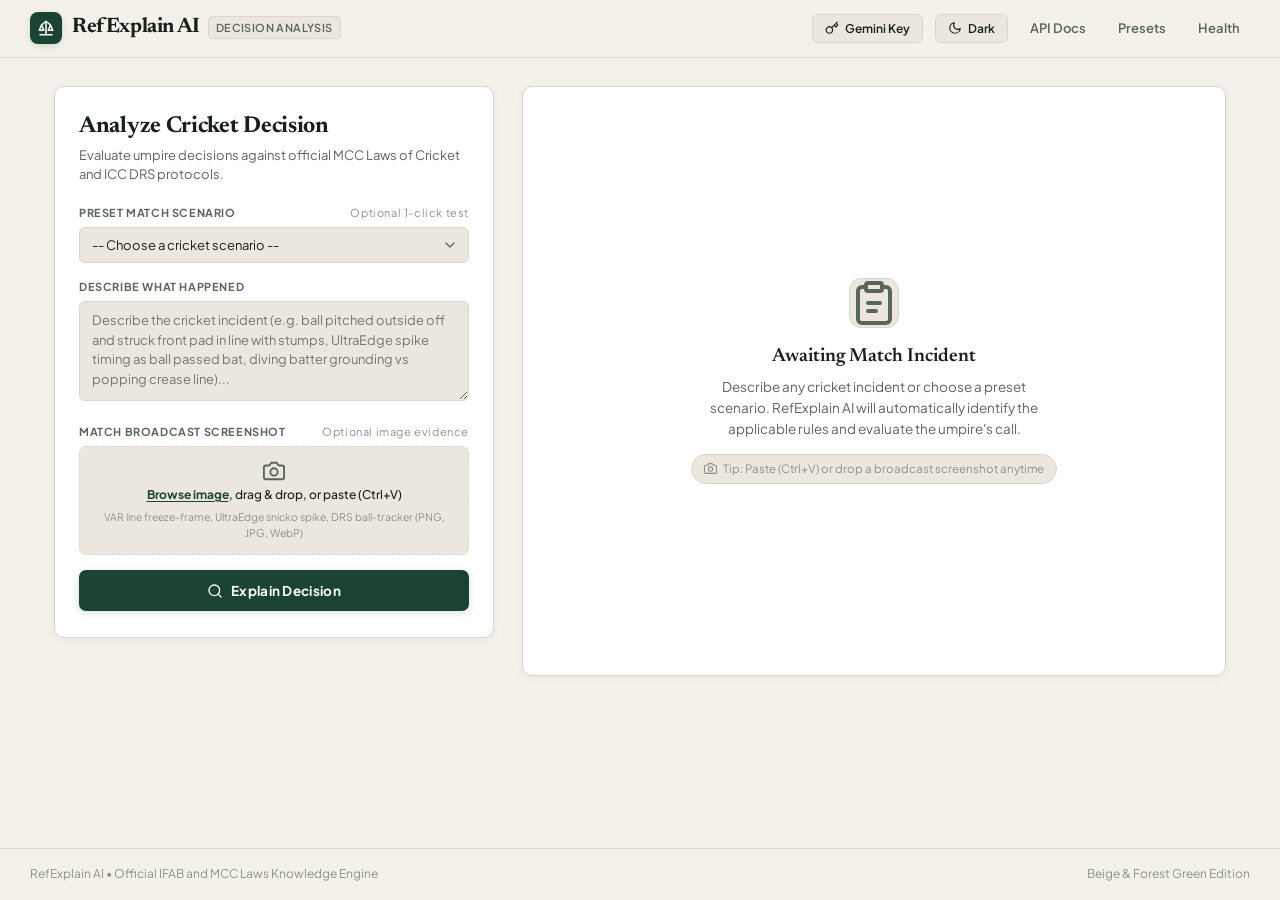
<file: backend/static/index.html>
<!DOCTYPE html>
<html lang="en" data-theme="light">
<head>
  <meta charset="UTF-8">
  <meta name="viewport" content="width=device-width, initial-scale=1.0">
  <title>RefExplain AI — Official Sports Decision Analysis</title>
  <link rel="preconnect" href="https://fonts.googleapis.com">
  <link rel="preconnect" href="https://fonts.gstatic.com" crossorigin>
  <link href="https://fonts.googleapis.com/css2?family=Plus+Jakarta+Sans:wght@400;500;600;700;800&family=Newsreader:ital,opsz,wght@0,6..72,500;0,6..72,600;0,6..72,700;1,6..72,500&display=swap" rel="stylesheet">
  <style>
    /* =========================================================
       BEIGE & FOREST GREEN THEME SYSTEM
       ========================================================= */
    :root, [data-theme="light"] {
      --bg-primary: #f4f1ea;
      --bg-surface: #ffffff;
      --bg-subtle: #ece7de;
      --border: #dcd5c9;
      --border-focus: #1b4332;
      --text-main: #18201a;
      --text-muted: #5a665d;
      --text-faint: #88948b;

      /* Primary Brand / Action: Deep Forest Green */
      --accent: #1b4332;
      --accent-hover: #143628;
      --accent-active: #0e261c;
      --accent-glow: rgba(27, 67, 50, 0.16);

      /* Sport Accents */
      --sport-cricket: #8a6421;
      --sport-cricket-bg: #fcf4e6;

      /* Verdict Badges */
      --badge-correct-bg: #d8f3dc;
      --badge-correct-text: #1b4332;
      --badge-correct-border: #95d5b2;

      --badge-incorrect-bg: #fce8e6;
      --badge-incorrect-text: #8c1d18;
      --badge-incorrect-border: #f5b8b5;

      --badge-inconclusive-bg: #fef3c7;
      --badge-inconclusive-text: #78350f;
      --badge-inconclusive-border: #fde68a;

      --assessment-box-bg: #f9f6ee;
      --assessment-box-border: #b89230;
      --header-bg: rgba(244, 241, 234, 0.92);
      --card-shadow: 0 2px 8px rgba(27, 67, 50, 0.05);
    }

    [data-theme="dark"] {
      --bg-primary: #0f1612;
      --bg-surface: #17221c;
      --bg-subtle: #1f2e26;
      --border: #2c3f34;
      --border-focus: #52b788;
      --text-main: #f3efe6;
      --text-muted: #a3b8ab;
      --text-faint: #6e8275;

      /* Primary Brand / Action */
      --accent: #40916c;
      --accent-hover: #52b788;
      --accent-active: #74c69d;
      --accent-glow: rgba(82, 183, 136, 0.25);

      /* Sport Accents */
      --sport-cricket: #e9c46a;
      --sport-cricket-bg: rgba(233, 196, 106, 0.14);

      /* Verdict Badges */
      --badge-correct-bg: rgba(82, 183, 136, 0.18);
      --badge-correct-text: #74c69d;
      --badge-correct-border: #40916c;

      --badge-incorrect-bg: rgba(239, 68, 68, 0.18);
      --badge-incorrect-text: #fca5a5;
      --badge-incorrect-border: #ef4444;

      --badge-inconclusive-bg: rgba(233, 196, 106, 0.18);
      --badge-inconclusive-text: #fde68a;
      --badge-inconclusive-border: #b89230;

      --assessment-box-bg: #1c2720;
      --assessment-box-border: #e9c46a;
      --header-bg: rgba(15, 22, 18, 0.92);
      --card-shadow: 0 4px 16px rgba(0, 0, 0, 0.3);
    }

    * {
      box-sizing: border-box;
      margin: 0;
      padding: 0;
      transition: background-color 0.2s ease, border-color 0.2s ease, color 0.2s ease;
    }

    /* Essential: Ensure hidden attribute strictly overrides display:flex */
    [hidden] {
      display: none !important;
    }

    body {
      font-family: 'Plus Jakarta Sans', -apple-system, BlinkMacSystemFont, "Segoe UI", Roboto, sans-serif;
      background: var(--bg-primary);
      color: var(--text-main);
      line-height: 1.55;
      min-height: 100vh;
      display: flex;
      flex-direction: column;
      -webkit-font-smoothing: antialiased;
    }

    /* SVG Icon Helpers */
    .icon {
      display: inline-flex;
      align-items: center;
      justify-content: center;
      flex-shrink: 0;
    }

    .icon svg {
      width: 100%;
      height: 100%;
      fill: currentColor;
    }

    .icon-stroke svg {
      fill: none;
      stroke: currentColor;
      stroke-width: 2;
      stroke-linecap: round;
      stroke-linejoin: round;
    }

    /* Header */
    header {
      border-bottom: 1px solid var(--border);
      background: var(--header-bg);
      backdrop-filter: blur(10px);
      padding: 12px 24px;
      position: sticky;
      top: 0;
      z-index: 20;
    }

    .header-container {
      max-width: 1220px;
      width: 100%;
      margin: 0 auto;
      display: flex;
      justify-content: space-between;
      align-items: center;
    }

    .brand {
      display: flex;
      align-items: center;
      gap: 10px;
    }

    .brand-mark {
      width: 32px;
      height: 32px;
      background: var(--accent);
      color: var(--bg-surface);
      border-radius: 8px;
      display: flex;
      align-items: center;
      justify-content: center;
      box-shadow: 0 2px 6px var(--accent-glow);
    }

    .brand-mark svg {
      width: 18px;
      height: 18px;
      fill: currentColor;
    }

    .brand-title-group {
      display: flex;
      align-items: baseline;
      gap: 8px;
    }

    .brand-name {
      font-family: 'Newsreader', Georgia, serif;
      font-size: 21px;
      font-weight: 700;
      letter-spacing: -0.4px;
      color: var(--text-main);
    }

    .brand-tag {
      font-size: 11px;
      background: var(--bg-subtle);
      color: var(--text-muted);
      padding: 2px 7px;
      border-radius: 4px;
      border: 1px solid var(--border);
      font-weight: 600;
      letter-spacing: 0.4px;
      text-transform: uppercase;
    }

    .nav-controls {
      display: flex;
      gap: 12px;
      align-items: center;
    }

    .nav-link {
      color: var(--text-muted);
      text-decoration: none;
      font-size: 13px;
      font-weight: 600;
      padding: 6px 10px;
      border-radius: 5px;
    }

    .nav-link:hover {
      color: var(--accent);
      background: var(--bg-subtle);
    }

    .theme-toggle-btn {
      background: var(--bg-subtle);
      border: 1px solid var(--border);
      color: var(--text-main);
      padding: 6px 12px;
      border-radius: 6px;
      font-size: 12px;
      font-weight: 600;
      font-family: inherit;
      cursor: pointer;
      display: flex;
      align-items: center;
      gap: 6px;
    }

    .theme-toggle-btn:hover {
      border-color: var(--accent);
      color: var(--accent);
    }

    .theme-toggle-btn .icon {
      width: 14px;
      height: 14px;
    }

    /* Main Container */
    main {
      flex: 1;
      max-width: 1220px;
      width: 100%;
      margin: 0 auto;
      padding: 28px 24px 36px;
      display: grid;
      grid-template-columns: 440px 1fr;
      gap: 28px;
      align-items: start;
    }

    @media (max-width: 960px) {
      main {
        grid-template-columns: 1fr;
        padding: 20px 16px;
        gap: 24px;
      }
    }

    /* Panels */
    .panel {
      background: var(--bg-surface);
      border: 1px solid var(--border);
      border-radius: 10px;
      padding: 26px 24px;
      box-shadow: var(--card-shadow);
    }

    .panel-title {
      font-family: 'Newsreader', Georgia, serif;
      font-size: 23px;
      font-weight: 700;
      letter-spacing: -0.3px;
      margin-bottom: 5px;
      color: var(--text-main);
      line-height: 1.25;
    }

    .panel-subtitle {
      font-size: 13px;
      color: var(--text-muted);
      margin-bottom: 20px;
      line-height: 1.45;
    }

    /* Form Fields */
    .field-group {
      margin-bottom: 15px;
    }

    .field-label {
      display: flex;
      justify-content: space-between;
      align-items: baseline;
      font-size: 11px;
      font-weight: 700;
      color: var(--text-muted);
      text-transform: uppercase;
      letter-spacing: 0.6px;
      margin-bottom: 6px;
    }

    .field-hint {
      font-size: 11px;
      color: var(--text-faint);
      text-transform: none;
      font-weight: 400;
    }

    .segmented-control {
      display: grid;
      grid-template-columns: 1fr 1fr;
      background: var(--bg-subtle);
      border: 1px solid var(--border);
      border-radius: 7px;
      padding: 3px;
      gap: 4px;
    }

    .segmented-btn {
      background: transparent;
      border: 1px solid transparent;
      color: var(--text-muted);
      font-size: 13px;
      font-weight: 600;
      font-family: inherit;
      padding: 9px 12px;
      border-radius: 5px;
      cursor: pointer;
      display: flex;
      align-items: center;
      justify-content: center;
      gap: 8px;
      transition: all 0.15s ease;
    }

    .segmented-btn .icon {
      width: 15px;
      height: 15px;
    }



    select, textarea {
      width: 100%;
      background: var(--bg-subtle);
      border: 1px solid var(--border);
      border-radius: 6px;
      color: var(--text-main);
      font-size: 13px;
      font-family: inherit;
      padding: 9px 12px;
      outline: none;
      transition: border-color 0.15s ease, box-shadow 0.15s ease;
    }

    select {
      appearance: none;
      -webkit-appearance: none;
      background-image: url("data:image/svg+xml,%3Csvg xmlns='http://www.w3.org/2000/svg' width='16' height='16' viewBox='0 0 24 24' fill='none' stroke='%235a665d' stroke-width='2' stroke-linecap='round' stroke-linejoin='round'%3E%3Cpath d='m6 9 6 6 6-6'/%3E%3C/svg%3E");
      background-repeat: no-repeat;
      background-position: right 10px center;
      padding-right: 32px;
      cursor: pointer;
    }

    select:focus, textarea:focus {
      border-color: var(--border-focus);
      box-shadow: 0 0 0 3px var(--accent-glow);
    }

    textarea {
      resize: vertical;
      min-height: 100px;
      line-height: 1.5;
    }

    /* Image Dropzone & Preview */
    .upload-dropzone {
      border: 1.5px dashed var(--border);
      border-radius: 7px;
      background: var(--bg-subtle);
      padding: 13px 14px;
      text-align: center;
      cursor: pointer;
      transition: border-color 0.15s ease, background-color 0.15s ease;
      position: relative;
      display: flex;
      flex-direction: column;
      align-items: center;
      justify-content: center;
      gap: 6px;
    }

    .upload-dropzone:hover,
    .upload-dropzone.dragover {
      border-color: var(--accent);
      background: var(--bg-surface);
    }

    .upload-prompt {
      display: flex;
      flex-direction: column;
      align-items: center;
      gap: 4px;
    }

    .upload-icon {
      width: 22px;
      height: 22px;
      color: var(--text-muted);
    }

    .upload-text {
      font-size: 12px;
      color: var(--text-main);
      font-weight: 500;
    }

    .upload-text strong {
      color: var(--accent);
      text-decoration: underline;
      text-underline-offset: 2px;
    }

    .upload-subtext {
      font-size: 10.5px;
      color: var(--text-faint);
    }

    .image-preview-card {
      display: flex;
      align-items: center;
      justify-content: space-between;
      width: 100%;
      gap: 10px;
    }

    .image-preview-thumb-group {
      display: flex;
      align-items: center;
      gap: 10px;
      overflow: hidden;
    }

    .image-preview-thumb {
      width: 44px;
      height: 44px;
      border-radius: 5px;
      object-fit: cover;
      border: 1px solid var(--border);
      flex-shrink: 0;
      background: var(--bg-surface);
    }

    .image-preview-info {
      display: flex;
      flex-direction: column;
      text-align: left;
      overflow: hidden;
    }

    .image-preview-name {
      font-size: 12px;
      font-weight: 600;
      color: var(--text-main);
      white-space: nowrap;
      overflow: hidden;
      text-overflow: ellipsis;
      max-width: 200px;
    }

    .image-preview-size {
      font-size: 10.5px;
      color: var(--text-muted);
    }

    .image-remove-btn {
      background: transparent;
      border: 1px solid var(--border);
      color: var(--text-muted);
      border-radius: 4px;
      padding: 4px 8px;
      font-size: 11px;
      font-weight: 600;
      cursor: pointer;
      display: flex;
      align-items: center;
      gap: 4px;
      flex-shrink: 0;
      font-family: inherit;
    }

    .image-remove-btn:hover {
      background: var(--badge-incorrect-bg);
      color: var(--badge-incorrect-text);
      border-color: var(--badge-incorrect-border);
    }

    .evidence-pill {
      display: inline-flex;
      align-items: center;
      gap: 5px;
      font-size: 11px;
      font-weight: 700;
      padding: 3px 8px;
      border-radius: 4px;
      background: var(--bg-subtle);
      color: var(--text-muted);
      border: 1px solid var(--border);
      text-transform: uppercase;
      letter-spacing: 0.5px;
    }

    .engine-badge-pill {
      display: inline-flex;
      align-items: center;
      gap: 5px;
      font-size: 11px;
      font-weight: 700;
      padding: 3px 8px;
      border-radius: 4px;
      background: #eef7f2;
      color: var(--accent);
      border: 1px solid #b7dfc8;
      text-transform: uppercase;
      letter-spacing: 0.5px;
    }

    .engine-badge-pill.offline {
      background: var(--bg-subtle);
      color: var(--text-muted);
      border-color: var(--border);
    }

    .warning-alert-box {
      display: flex;
      align-items: center;
      gap: 8px;
      background: #fff8e6;
      color: #8c5d00;
      border: 1px solid #f2d89b;
      padding: 9px 12px;
      border-radius: 6px;
      font-size: 12px;
      line-height: 1.4;
      margin-bottom: 14px;
    }

    .submit-btn {
      width: 100%;
      margin-top: 6px;
      background: var(--accent);
      color: white;
      border: none;
      border-radius: 7px;
      padding: 12px 18px;
      font-size: 13.5px;
      font-weight: 700;
      font-family: inherit;
      letter-spacing: 0.3px;
      cursor: pointer;
      display: flex;
      align-items: center;
      justify-content: center;
      gap: 8px;
      box-shadow: 0 2px 8px var(--accent-glow);
      transition: background 0.15s ease, transform 0.1s ease;
    }

    .submit-btn .icon {
      width: 16px;
      height: 16px;
    }

    .submit-btn:hover:not(:disabled) {
      background: var(--accent-hover);
    }

    .submit-btn:active:not(:disabled) {
      background: var(--accent-active);
    }

    .submit-btn:disabled {
      opacity: 0.6;
      cursor: not-allowed;
    }

    /* Right Column: Output & Results */
    .output-panel {
      min-height: 590px;
      display: flex;
      flex-direction: column;
    }

    .empty-state {
      flex: 1;
      display: flex;
      flex-direction: column;
      align-items: center;
      justify-content: center;
      text-align: center;
      padding: 36px 20px;
      color: var(--text-faint);
    }

    .empty-mark {
      width: 50px;
      height: 50px;
      border-radius: 12px;
      background: var(--bg-subtle);
      border: 1px solid var(--border);
      color: var(--text-muted);
      display: flex;
      align-items: center;
      justify-content: center;
      margin-bottom: 14px;
    }

    .empty-mark .icon {
      width: 24px;
      height: 24px;
    }

    .empty-title {
      font-family: 'Newsreader', Georgia, serif;
      font-size: 19px;
      font-weight: 600;
      color: var(--text-main);
      margin-bottom: 6px;
    }

    .empty-text {
      font-size: 13.5px;
      color: var(--text-muted);
      max-width: 360px;
      line-height: 1.55;
      margin-bottom: 14px;
    }

    .empty-hint-pill {
      display: inline-flex;
      align-items: center;
      gap: 6px;
      font-size: 11.5px;
      color: var(--text-faint);
      background: var(--bg-subtle);
      padding: 5px 12px;
      border-radius: 20px;
      border: 1px solid var(--border);
    }

    .loading-state {
      flex: 1;
      display: flex;
      flex-direction: column;
      align-items: center;
      justify-content: center;
      text-align: center;
      padding: 48px 24px;
      color: var(--text-muted);
      gap: 14px;
    }

    .spinner {
      width: 32px;
      height: 32px;
      border: 3px solid var(--border);
      border-top-color: var(--accent);
      border-radius: 50%;
      animation: spin 0.8s linear infinite;
    }

    @keyframes spin {
      to { transform: rotate(360deg); }
    }

    .loading-title {
      font-family: 'Newsreader', Georgia, serif;
      font-size: 18px;
      font-weight: 600;
      color: var(--text-main);
      margin-bottom: 4px;
    }

    .loading-desc {
      font-size: 13px;
      color: var(--text-muted);
      max-width: 340px;
      line-height: 1.5;
    }

    /* Results layout */
    .result-content {
      display: flex;
      flex-direction: column;
      gap: 12px;
    }

    .result-header-bar {
      display: flex;
      justify-content: space-between;
      align-items: center;
      flex-wrap: wrap;
      gap: 10px;
      padding-bottom: 14px;
      border-bottom: 1px solid var(--border);
      margin-bottom: 2px;
    }

    .result-meta {
      display: flex;
      align-items: center;
      flex-wrap: wrap;
      gap: 8px 10px;
    }

    .sport-tag-pill {
      font-size: 11px;
      font-weight: 700;
      padding: 4px 8px;
      border-radius: 4px;
      text-transform: uppercase;
      letter-spacing: 0.5px;
      border: 1px solid;
      display: inline-flex;
      align-items: center;
      gap: 5px;
      line-height: 1;
    }

    .sport-tag-pill .icon {
      width: 12px;
      height: 12px;
    }

    .sport-tag-pill.cricket {
      color: var(--sport-cricket);
      background: var(--sport-cricket-bg);
      border-color: var(--sport-cricket);
    }

    .incident-name {
      font-family: 'Newsreader', Georgia, serif;
      font-size: 17px;
      font-weight: 700;
      color: var(--text-main);
      line-height: 1.2;
    }

    .verdict-badge {
      font-size: 11.5px;
      font-weight: 800;
      padding: 6px 12px;
      border-radius: 4px;
      text-transform: uppercase;
      letter-spacing: 0.6px;
      border: 1px solid;
      line-height: 1;
      white-space: nowrap;
    }

    .verdict-badge.correct {
      background: var(--badge-correct-bg);
      color: var(--badge-correct-text);
      border-color: var(--badge-correct-border);
    }

    .verdict-badge.incorrect {
      background: var(--badge-incorrect-bg);
      color: var(--badge-incorrect-text);
      border-color: var(--badge-incorrect-border);
    }

    .verdict-badge.inconclusive {
      background: var(--badge-inconclusive-bg);
      color: var(--badge-inconclusive-text);
      border-color: var(--badge-inconclusive-border);
    }

    .section-block {
      background: var(--bg-subtle);
      border: 1px solid var(--border);
      border-radius: 7px;
      padding: 14px 18px;
      display: flex;
      flex-direction: column;
      gap: 5px;
    }

    .section-block h3 {
      font-size: 11px;
      font-weight: 700;
      color: var(--text-muted);
      letter-spacing: 0.7px;
      text-transform: uppercase;
      display: flex;
      align-items: center;
      gap: 6px;
      line-height: 1.3;
    }

    .section-block h3 .icon {
      width: 13px;
      height: 13px;
    }

    .section-block p {
      font-size: 13.5px;
      color: var(--text-main);
      line-height: 1.6;
      white-space: pre-wrap;
    }

    .assessment-block {
      border-left: 3.5px solid var(--assessment-box-border);
      background: var(--assessment-box-bg);
    }

    /* Direct Match Decision Hero Card */
    .decision-hero-card {
      background: var(--bg-subtle);
      border: 1.5px solid var(--accent);
      border-radius: 8px;
      padding: 16px 18px;
      display: flex;
      flex-direction: column;
      gap: 9px;
      position: relative;
      box-shadow: 0 3px 12px rgba(0, 0, 0, 0.06);
    }

    .decision-hero-top {
      display: flex;
      justify-content: space-between;
      align-items: center;
      flex-wrap: wrap;
      gap: 8px;
    }

    .decision-hero-eyebrow {
      font-size: 11px;
      font-weight: 800;
      color: var(--text-faint);
      letter-spacing: 0.8px;
      text-transform: uppercase;
    }

    .hero-decision-badge {
      font-size: 15px;
      font-weight: 800;
      padding: 6px 14px;
      border-radius: 6px;
      letter-spacing: 0.8px;
      text-transform: uppercase;
      border: 1.5px solid;
      line-height: 1;
      display: inline-flex;
      align-items: center;
      gap: 6px;
    }

    .hero-decision-badge.badge-out {
      background: rgba(239, 68, 68, 0.14);
      color: #dc2626;
      border-color: #ef4444;
    }

    .hero-decision-badge.badge-not-out {
      background: rgba(40, 167, 69, 0.14);
      color: #1b4332;
      border-color: #2d6a4f;
    }

    [data-theme="dark"] .hero-decision-badge.badge-not-out {
      background: rgba(82, 183, 136, 0.2);
      color: #74c69d;
      border-color: #52b788;
    }

    .hero-decision-badge.badge-neutral {
      background: rgba(233, 196, 106, 0.2);
      color: #b89230;
      border-color: #e9c46a;
    }

    .hero-decision-text {
      font-family: 'Newsreader', Georgia, serif;
      font-size: 16px;
      font-weight: 600;
      color: var(--text-main);
      line-height: 1.45;
    }

    .hero-decision-footer {
      display: flex;
      align-items: center;
      gap: 6px;
      font-size: 11.5px;
      color: var(--text-muted);
      border-top: 1px dashed var(--border);
      padding-top: 8px;
      margin-top: 2px;
    }

    .error-box {
      background: var(--badge-incorrect-bg);
      border: 1px solid var(--badge-incorrect-border);
      color: var(--badge-incorrect-text);
      padding: 12px 16px;
      border-radius: 6px;
      font-size: 13px;
      display: flex;
      gap: 10px;
      align-items: center;
      margin-bottom: 14px;
    }

    .error-box .icon {
      width: 18px;
      height: 18px;
      flex-shrink: 0;
    }

    /* Footer */
    footer {
      border-top: 1px solid var(--border);
      padding: 16px 24px;
      font-size: 12px;
      color: var(--text-faint);
      margin-top: auto;
    }

    .footer-container {
      max-width: 1220px;
      width: 100%;
      margin: 0 auto;
      display: flex;
      justify-content: space-between;
      align-items: center;
    }

    footer a {
      color: var(--text-muted);
      text-decoration: none;
    }

    footer a:hover {
      color: var(--accent);
    }
  </style>
</head>
<body>

  <!-- Top Navigation -->
  <header>
    <div class="header-container">
      <div class="brand">
        <div class="brand-mark icon">
          <!-- Scale / Balance SVG -->
          <svg viewBox="0 0 24 24">
            <path d="M12 3v18M6 8l6-5 6 5M6 8l-3 7h6L6 8zm12 0l-3 7h6l-3-7zM4 21h16" stroke="currentColor" stroke-width="2" stroke-linecap="round" stroke-linejoin="round" fill="none"/>
          </svg>
        </div>
        <div class="brand-title-group">
          <span class="brand-name">RefExplain AI</span>
          <span class="brand-tag">Decision Analysis</span>
        </div>
      </div>
      <div class="nav-controls">
        <button id="apiKeyBtn" class="theme-toggle-btn" type="button" title="Configure Gemini API Key for live multimodal vision AI">
          <span class="icon icon-stroke">
            <!-- Key SVG -->
            <svg viewBox="0 0 24 24"><path d="M21 2l-2 2m-7.61 7.61a5.5 5.5 0 1 1-7.778 7.778 5.5 5.5 0 0 1 7.777-7.777zm0 0L15.5 7.5m0 0l3 3L22 7l-3-3m-3.5 3.5L19 4"/></svg>
          </span>
          <span id="apiKeyLabel">Gemini Key</span>
        </button>
        <button id="themeToggleBtn" class="theme-toggle-btn" type="button" title="Switch Theme">
          <span id="themeIconContainer" class="icon icon-stroke">
            <!-- Sun SVG -->
            <svg viewBox="0 0 24 24">
              <circle cx="12" cy="12" r="4"/>
              <path d="M12 2v2M12 20v2M4.93 4.93l1.41 1.41M17.66 17.66l1.41 1.41M2 12h2M20 12h2M6.34 17.66l-1.41 1.41M19.07 4.93l-1.41 1.41"/>
            </svg>
          </span>
          <span id="themeLabel">Dark</span>
        </button>
        <a class="nav-link" href="/docs" target="_blank">API Docs</a>
        <a class="nav-link" href="/presets" target="_blank">Presets</a>
        <a class="nav-link" href="/health" target="_blank">Health</a>
      </div>
    </div>
  </header>

  <main>
    <!-- Left Column: Input Panel -->
    <div class="panel">
      <h1 class="panel-title">Analyze Cricket Decision</h1>
      <p class="panel-subtitle" id="panelSubtitle">Evaluate umpire decisions against official MCC Laws of Cricket and ICC DRS protocols.</p>

      <!-- Quick Preset (Optional) -->
      <div class="field-group">
        <div class="field-label">
          <span>Preset Match Scenario</span>
          <span class="field-hint">Optional 1-click test</span>
        </div>
        <select id="presetSelect"></select>
      </div>

      <!-- Description Input -->
      <div class="field-group">
        <label class="field-label" for="descriptionInput">Describe What Happened</label>
        <textarea
          id="descriptionInput"
          placeholder="Describe the cricket incident (e.g. ball pitched outside off and struck front pad, UltraEdge spike timing, diving batter bat grounding vs popping crease line)..."
        ></textarea>
      </div>

      <!-- Match Image / Screenshot Evidence (Optional) -->
      <div class="field-group">
        <div class="field-label">
          <span>Match Broadcast Screenshot</span>
          <span class="field-hint">Optional image evidence</span>
        </div>
        <div id="imageDropzone" class="upload-dropzone">
          <input type="file" id="imageInput" accept="image/png,image/jpeg,image/webp" style="display: none;">
          <div id="uploadPrompt" class="upload-prompt">
            <span class="icon icon-stroke upload-icon">
              <!-- Camera / Photo SVG -->
              <svg viewBox="0 0 24 24">
                <path d="M23 19a2 2 0 0 1-2 2H3a2 2 0 0 1-2-2V8a2 2 0 0 1 2-2h4l2-3h6l2 3h4a2 2 0 0 1 2 2z"/>
                <circle cx="12" cy="13" r="4"/>
              </svg>
            </span>
            <span class="upload-text"><strong>Browse image</strong>, drag &amp; drop, or paste (Ctrl+V)</span>
            <span class="upload-subtext">VAR line freeze-frame, UltraEdge snicko spike, DRS ball-tracker (PNG, JPG, WebP)</span>
          </div>
          <div id="imagePreviewCard" class="image-preview-card" hidden>
            <div class="image-preview-thumb-group">
              <img id="imagePreviewImg" class="image-preview-thumb" alt="Broadcast screenshot thumbnail">
              <div class="image-preview-info">
                <span id="imagePreviewName" class="image-preview-name">screenshot.png</span>
                <span id="imagePreviewSize" class="image-preview-size">0 KB &bull; Attached</span>
              </div>
            </div>
            <button id="imageRemoveBtn" class="image-remove-btn" type="button" title="Remove attached screenshot">
              <span class="icon icon-stroke" style="width: 12px; height: 12px;">
                <svg viewBox="0 0 24 24"><path d="M18 6 6 18M6 6l12 12"/></svg>
              </span>
              <span>Remove</span>
            </button>
          </div>
        </div>
      </div>

      <button id="submitBtn" class="submit-btn" type="button">
        <span class="icon icon-stroke">
          <!-- Magnifying Search SVG -->
          <svg viewBox="0 0 24 24">
            <circle cx="11" cy="11" r="8"/>
            <path d="m21 21-4.35-4.35"/>
          </svg>
        </span>
        <span>Explain Decision</span>
      </button>
    </div>

    <!-- Right Column: Results & Analysis -->
    <div class="panel output-panel">
      <!-- Default Empty State -->
      <div id="emptyState" class="empty-state">
        <div class="empty-mark icon icon-stroke">
          <!-- Clipboard Document SVG -->
          <svg viewBox="0 0 24 24">
            <path d="M16 4h2a2 2 0 0 1 2 2v14a2 2 0 0 1-2 2H6a2 2 0 0 1-2-2V6a2 2 0 0 1 2-2h2"/>
            <rect x="8" y="2" width="8" height="4" rx="1" ry="1"/>
            <path d="M9 12h6M9 16h4"/>
          </svg>
        </div>
        <h2 class="empty-title">Awaiting Match Incident</h2>
        <p class="empty-text" id="emptyText">Describe a match incident or choose a preset scenario. RefExplain AI automatically detects the applicable rules and evaluates the official call.</p>
        <div class="empty-hint-pill">
          <span class="icon icon-stroke" style="width: 13px; height: 13px;">
            <svg viewBox="0 0 24 24"><path d="M23 19a2 2 0 0 1-2 2H3a2 2 0 0 1-2-2V8a2 2 0 0 1 2-2h4l2-3h6l2 3h4a2 2 0 0 1 2 2z"/><circle cx="12" cy="13" r="4"/></svg>
          </span>
          <span>Tip: Paste (Ctrl+V) or drop a broadcast screenshot anytime</span>
        </div>
      </div>

      <!-- Loading State -->
      <div id="loadingState" class="loading-state" hidden>
        <div class="spinner"></div>
        <h2 class="loading-title">Analyzing Match Decision</h2>
        <p id="loadingMsg" class="loading-desc">Evaluating incident against official rules &amp; match evidence...</p>
      </div>

      <!-- Error State -->
      <div id="errorState" class="error-box" hidden>
        <span class="icon icon-stroke">
          <!-- Alert Triangle SVG -->
          <svg viewBox="0 0 24 24">
            <path d="M10.29 3.86 1.82 18a2 2 0 0 0 1.71 3h16.94a2 2 0 0 0 1.71-3L13.71 3.86a2 2 0 0 0-3.42 0zM12 9v4M12 17h.01"/>
          </svg>
        </span>
        <span id="errorMsg"></span>
      </div>

      <!-- Structured Results -->
      <div id="resultContent" class="result-content" hidden>
        <div class="result-header-bar">
          <div class="result-meta">
            <span id="resultSport" class="sport-tag-pill cricket">
              <span id="resultSportIcon" class="icon icon-stroke">
                <svg viewBox="0 0 24 24"><path d="M7 20V5M12 20V5M17 20V5M5 5h14M3 20h18"/></svg>
              </span>
              <span id="resultSportText">CRICKET</span>
            </span>
            <span id="resultIncident" class="incident-name">Cricket Decision</span>
            <span id="resultEnginePill" class="engine-badge-pill" hidden>
              <span class="icon icon-stroke" style="width: 12px; height: 12px;">
                <svg viewBox="0 0 24 24"><polygon points="13 2 3 14 12 14 11 22 21 10 12 10 13 2"/></svg>
              </span>
              <span id="resultEngineText">Gemini Vision</span>
            </span>
            <span id="resultImageEvidence" class="evidence-pill" hidden>
              <span class="icon icon-stroke" style="width: 12px; height: 12px;">
                <svg viewBox="0 0 24 24">
                  <path d="M23 19a2 2 0 0 1-2 2H3a2 2 0 0 1-2-2V8a2 2 0 0 1 2-2h4l2-3h6l2 3h4a2 2 0 0 1 2 2z"/>
                  <circle cx="12" cy="13" r="4"/>
                </svg>
              </span>
              <span>Visual Evidence</span>
            </span>
          </div>
          <span id="resultVerdict" class="verdict-badge inconclusive">Inconclusive</span>
        </div>

        <!-- Warning Alert Notice (if API fell back) -->
        <div id="resultWarningAlert" class="warning-alert-box" hidden>
          <span class="icon icon-stroke" style="width: 16px; height: 16px; flex-shrink: 0;">
            <svg viewBox="0 0 24 24"><path d="M10.29 3.86 1.82 18a2 2 0 0 0 1.71 3h16.94a2 2 0 0 0 1.71-3L13.71 3.86a2 2 0 0 0-3.42 0zM12 9v4M12 17h.01"/></svg>
          </span>
          <span id="resultWarningText"></span>
        </div>

        <!-- Direct Match Decision Hero Card -->
        <div id="directDecisionHero" class="decision-hero-card">
          <div class="decision-hero-top">
            <span class="decision-hero-eyebrow">OFFICIAL DIRECT DECISION</span>
            <span id="heroDecisionBadge" class="hero-decision-badge badge-neutral">REVIEW</span>
          </div>
          <h2 id="heroDecisionSummary" class="hero-decision-text">Analyzing match scenario...</h2>
          <div class="hero-decision-footer">
            <span class="icon icon-stroke" style="width: 14px; height: 14px;">
              <svg viewBox="0 0 24 24"><circle cx="12" cy="12" r="10"/><line x1="12" y1="16" x2="12" y2="12"/><line x1="12" y1="8" x2="12.01" y2="8"/></svg>
            </span>
            <span id="heroDecisionContext">Verified against official rules &amp; visual match replay frame</span>
          </div>
        </div>

        <div class="section-block">
          <h3>1. What Happened</h3>
          <p id="secWhatHappened"></p>
        </div>

        <div class="section-block">
          <h3>2. Applicable Rule</h3>
          <p id="secApplicableRule"></p>
        </div>

        <div class="section-block">
          <h3 id="secDecisionHeading">3. Why The Official Made This Decision</h3>
          <p id="secReasoning"></p>
        </div>

        <div class="section-block">
          <h3>4. Key Evidence To Check</h3>
          <p id="secEvidence"></p>
        </div>

        <div class="section-block assessment-block">
          <h3>5. AI Assessment & Rationale</h3>
          <p id="secAssessment"></p>
        </div>
      </div>
    </div>
  </main>

  <footer>
    <div class="footer-container">
      <span>RefExplain AI &bull; Official IFAB and MCC Laws Knowledge Engine</span>
      <span>Beige &amp; Forest Green Edition</span>
    </div>
  </footer>

  <script>
    // Theme Management
    const htmlElement = document.documentElement;
    const themeToggleBtn = document.getElementById("themeToggleBtn");
    const themeIconContainer = document.getElementById("themeIconContainer");
    const themeLabel = document.getElementById("themeLabel");

    const SUN_SVG = `<svg viewBox="0 0 24 24"><circle cx="12" cy="12" r="4"/><path d="M12 2v2M12 20v2M4.93 4.93l1.41 1.41M17.66 17.66l1.41 1.41M2 12h2M20 12h2M6.34 17.66l-1.41 1.41M19.07 4.93l-1.41 1.41"/></svg>`;
    const MOON_SVG = `<svg viewBox="0 0 24 24"><path d="M21 12.79A9 9 0 1 1 11.21 3 7 7 0 0 0 21 12.79z"/></svg>`;

    function setTheme(theme) {
      htmlElement.setAttribute("data-theme", theme);
      if (theme === "dark") {
        themeIconContainer.innerHTML = SUN_SVG;
        themeLabel.textContent = "Light";
      } else {
        themeIconContainer.innerHTML = MOON_SVG;
        themeLabel.textContent = "Dark";
      }
      localStorage.setItem("refexplain_theme", theme);
    }

    const savedTheme = localStorage.getItem("refexplain_theme") || "light";
    setTheme(savedTheme);

    themeToggleBtn.addEventListener("click", () => {
      const current = htmlElement.getAttribute("data-theme");
      setTheme(current === "dark" ? "light" : "dark");
    });

    // Gemini API Key Configuration
    const apiKeyBtn = document.getElementById("apiKeyBtn");
    const apiKeyLabel = document.getElementById("apiKeyLabel");

    function updateApiKeyUI() {
      const savedKey = localStorage.getItem("refexplain_gemini_key");
      if (apiKeyLabel) {
        apiKeyLabel.textContent = savedKey ? "Vision AI: Active" : "Gemini Key";
      }
      if (apiKeyBtn) {
        apiKeyBtn.style.borderColor = savedKey ? "var(--accent)" : "var(--border)";
      }
    }

    if (apiKeyBtn) {
      apiKeyBtn.addEventListener("click", () => {
        const current = localStorage.getItem("refexplain_gemini_key") || "";
        const entered = prompt(
          "Enter your Google Gemini API Key for live generative multimodal Vision AI:\n(Leave blank to use the smart contextual offline reasoning engine)",
          current
        );
        if (entered !== null) {
          if (entered.trim()) {
            localStorage.setItem("refexplain_gemini_key", entered.trim());
          } else {
            localStorage.removeItem("refexplain_gemini_key");
          }
          updateApiKeyUI();
        }
      });
      updateApiKeyUI();
    }

    const CRICKET_ICON_SVG = `<svg viewBox="0 0 24 24"><path d="M7 20V5M12 20V5M17 20V5M5 5h14M3 20h18"/></svg>`;

    const CRICKET_CONFIG = {
      name: "CRICKET",
      role: "UMPIRE",
      rulebook: "MCC Laws & ICC DRS Protocols",
      subtitle: "Evaluate umpire decisions against official MCC Laws of Cricket and ICC DRS protocols.",
      placeholder: "Describe the cricket incident (e.g. ball pitched outside off and struck front pad in line with stumps, UltraEdge spike timing as ball passed bat, diving batter grounding vs popping crease line)...",
      emptyPrompt: "Describe any cricket incident or choose a preset scenario. RefExplain AI will automatically identify the applicable rules and evaluate the umpire's call.",
      loadingText: "Evaluating cricket incident against official MCC Laws & DRS tracking evidence...",
      iconSvg: CRICKET_ICON_SVG,
      presets: [
        {
          id: "kohli-lbw",
          title: "LBW: Virat Kohli Umpire's Call on Impact",
          incident: "LBW / DRS Umpire's Call",
          description: "Kohli played forward to a ball spinning sharply back in. The ball struck him on the front pad in line with off stump. The on-field umpire ruled Out. Kohli reviewed via DRS; ball tracking showed impact clipping the 50% line of off stump, so Umpire's Call stood."
        },
        {
          id: "mathews-timed-out",
          title: "Timed Out: Angelo Mathews vs Bangladesh (World Cup)",
          incident: "Timed Out",
          description: "Mathews walked in to bat after a wicket fell. His helmet strap broke before taking guard. While waiting for a replacement helmet, Shakib Al Hasan appealed for 'Timed Out'. Umpires upheld the appeal as more than 2 minutes elapsed."
        },
        {
          id: "deepti-mankad",
          title: "Run Out: Deepti Sharma vs Charlie Dean (Lord's)",
          incident: "Run Out at Non-Striker's End",
          description: "Non-striker consistently backed up yards out of her crease before ball release. The bowler entered her delivery stride and took the bails off before completing the delivery swing. Batter was given out run out."
        },
        {
          id: "nawaz-noball",
          title: "No Ball: Nawaz Waist-High Full Toss to Kohli (MCG)",
          incident: "Waist-High Full Toss (No Ball)",
          description: "In the final over of a tense chase, bowler bowled a high full toss. Batter pulled it for six and signaled for waist-height no-ball. The square-leg umpire signaled a No Ball, granting a free hit."
        },
        {
          id: "pant-caught-behind",
          title: "UltraEdge: Rishabh Pant Caught Behind Dispute",
          incident: "Caught Behind / UltraEdge",
          description: "Fast bowler bowled a delivery shaping past outside edge. Keeper caught it and appealed. On-field umpire gave Not Out. On DRS review, UltraEdge displayed a murmur spike as ball was 2 inches past the bat blade. Umpire overturned to Out."
        },
        {
          id: "boundary-catch",
          title: "Boundary Catch: Boundary Rope Aerial Relay",
          incident: "Boundary Catch / Aerial Relay",
          description: "Fielder leaps inside the boundary rope, catches ball airborne, tosses it into the air before his momentum takes him over the rope. He steps back inside the boundary cushions and completes the catch cleanly."
        },
        {
          id: "low-catch-grounded",
          title: "Fair Catch: Low Diving Catch & Turf Contact Check",
          incident: "Fair Catch / Grounded Catch (MCC Law 33)",
          description: "Fielder dived forward to pouch a low catch inches above the turf. Umpires inspect super-slow-mo zoom frames to verify whether fingers were cleanly underneath the ball or if the ball touched the grass before control was established."
        },
        {
          id: "run-out-crease-grounding",
          title: "Run Out: Diving Batter Crease Grounding Check",
          incident: "Run Out / Crease Grounding (MCC Law 38)",
          description: "A diving batter stretches with outstretched bat towards the popping crease while the wicketkeeper breaks the wickets. The third umpire inspects side-on super-slow-mo frames to determine whether the bat grounded behind the crease before the bails separated."
        }
      ]
    };

    const panelSubtitle = document.getElementById("panelSubtitle");
    const presetSelect = document.getElementById("presetSelect");
    const descriptionInput = document.getElementById("descriptionInput");
    const submitBtn = document.getElementById("submitBtn");

    const imageDropzone = document.getElementById("imageDropzone");
    const imageInput = document.getElementById("imageInput");
    const uploadPrompt = document.getElementById("uploadPrompt");
    const imagePreviewCard = document.getElementById("imagePreviewCard");
    const imagePreviewImg = document.getElementById("imagePreviewImg");
    const imagePreviewName = document.getElementById("imagePreviewName");
    const imagePreviewSize = document.getElementById("imagePreviewSize");
    const imageRemoveBtn = document.getElementById("imageRemoveBtn");
    const resultImageEvidence = document.getElementById("resultImageEvidence");

    let currentImageBase64 = null;

    function handleImageFile(file) {
      if (!file || !file.type.startsWith("image/")) {
        showError("Please upload a valid image file (PNG, JPG, or WebP).");
        return;
      }
      if (file.size > 10 * 1024 * 1024) {
        showError("Image file size is too large (maximum 10 MB).");
        return;
      }
      hideError();
      const reader = new FileReader();
      reader.onload = (e) => {
        currentImageBase64 = e.target.result;
        imagePreviewImg.src = currentImageBase64;
        imagePreviewName.textContent = file.name || "Match broadcast screenshot";
        const kb = Math.round(file.size / 1024);
        imagePreviewSize.textContent = `${kb > 0 ? kb : 1} KB • Attached`;
        uploadPrompt.hidden = true;
        imagePreviewCard.hidden = false;
      };
      reader.readAsDataURL(file);
    }

    function clearImage() {
      currentImageBase64 = null;
      if (imageInput) imageInput.value = "";
      if (imagePreviewImg) imagePreviewImg.src = "";
      if (imagePreviewCard) imagePreviewCard.hidden = true;
      if (uploadPrompt) uploadPrompt.hidden = false;
    }

    if (imageDropzone) {
      imageDropzone.addEventListener("click", (e) => {
        if (e.target.closest("#imageRemoveBtn")) return;
        imageInput.click();
      });

      imageDropzone.addEventListener("dragover", (e) => {
        e.preventDefault();
        imageDropzone.classList.add("dragover");
      });

      imageDropzone.addEventListener("dragleave", () => {
        imageDropzone.classList.remove("dragover");
      });

      imageDropzone.addEventListener("drop", (e) => {
        e.preventDefault();
        imageDropzone.classList.remove("dragover");
        if (e.dataTransfer && e.dataTransfer.files && e.dataTransfer.files[0]) {
          handleImageFile(e.dataTransfer.files[0]);
        }
      });
    }

    if (imageInput) {
      imageInput.addEventListener("change", () => {
        if (imageInput.files && imageInput.files[0]) {
          handleImageFile(imageInput.files[0]);
        }
      });
    }

    if (imageRemoveBtn) {
      imageRemoveBtn.addEventListener("click", (e) => {
        e.stopPropagation();
        clearImage();
      });
    }

    // Support Ctrl+V paste for broadcast screenshots
    window.addEventListener("paste", (e) => {
      const items = e.clipboardData && e.clipboardData.items;
      if (!items) return;
      for (let i = 0; i < items.length; i++) {
        if (items[i].type.indexOf("image") !== -1) {
          const file = items[i].getAsFile();
          if (file) {
            handleImageFile(file);
            break;
          }
        }
      }
    });

    const emptyState = document.getElementById("emptyState");
    const emptyText = document.getElementById("emptyText");
    const loadingState = document.getElementById("loadingState");
    const loadingMsg = document.getElementById("loadingMsg");
    const errorState = document.getElementById("errorState");
    const errorMsg = document.getElementById("errorMsg");
    const resultContent = document.getElementById("resultContent");

    const resultSport = document.getElementById("resultSport");
    const resultSportIcon = document.getElementById("resultSportIcon");
    const resultSportText = document.getElementById("resultSportText");
    const resultIncident = document.getElementById("resultIncident");
    const resultVerdict = document.getElementById("resultVerdict");
    const secDecisionHeading = document.getElementById("secDecisionHeading");
    const secWhatHappened = document.getElementById("secWhatHappened");
    const secApplicableRule = document.getElementById("secApplicableRule");
    const secReasoning = document.getElementById("secReasoning");
    const secEvidence = document.getElementById("secEvidence");
    const secAssessment = document.getElementById("secAssessment");

    // Initialize preset dropdown with Cricket presets
    function initPresets() {
      presetSelect.innerHTML = `<option value="">-- Choose a cricket scenario --</option>`;
      CRICKET_CONFIG.presets.forEach(p => {
        const opt = document.createElement("option");
        opt.value = p.id;
        opt.textContent = p.title;
        presetSelect.appendChild(opt);
      });
      descriptionInput.placeholder = CRICKET_CONFIG.placeholder;
      if (panelSubtitle) panelSubtitle.textContent = CRICKET_CONFIG.subtitle;
      if (emptyText) emptyText.textContent = CRICKET_CONFIG.emptyPrompt;
      if (loadingMsg) loadingMsg.textContent = CRICKET_CONFIG.loadingText;
    }

    // Synchronize preset selection: fills description
    presetSelect.addEventListener("change", (e) => {
      const id = e.target.value;
      hideError();
      if (!id) return;
      const found = CRICKET_CONFIG.presets.find(p => p.id === id);
      if (found) {
        descriptionInput.value = found.description;
      }
    });

    // Synchronize textarea typing: clear preset dropdown if user types custom text
    descriptionInput.addEventListener("input", () => {
      hideError();
      const selectedPresetId = presetSelect.value;
      if (selectedPresetId) {
        const found = CRICKET_CONFIG.presets.find(p => p.id === selectedPresetId);
        if (found && found.description !== descriptionInput.value) {
          presetSelect.value = "";
        }
      }
    });

    submitBtn.addEventListener("click", async () => {
      const description = descriptionInput.value.trim();
      const hasImage = Boolean(currentImageBase64);

      if (!description && !hasImage) {
        showError("Please enter a description or upload a match screenshot.");
        return;
      }

      hideError();
      emptyState.hidden = true;
      resultContent.hidden = true;
      loadingState.hidden = false;
      submitBtn.disabled = true;

      try {
        const res = await fetch("/analyze", {
          method: "POST",
          headers: { "Content-Type": "application/json" },
          body: JSON.stringify({
            sport: "cricket",
            description: description,
            image_base64: currentImageBase64,
            api_key: localStorage.getItem("refexplain_gemini_key") || ""
          })
        });

        const data = await res.json();
        if (!res.ok) {
          throw new Error(data.detail || `Server error (${res.status})`);
        }

        renderResult(data);
      } catch (err) {
        showError(err.message || "Unable to reach analysis service.");
      } finally {
        loadingState.hidden = true;
        submitBtn.disabled = false;
      }
    });

    function renderResult(data) {
      resultSport.className = "sport-tag-pill cricket";
      resultSportIcon.innerHTML = CRICKET_ICON_SVG;
      resultSportText.textContent = "CRICKET";
      resultIncident.textContent = data.incident || "Cricket Decision";
      secDecisionHeading.textContent = "3. Why The Umpire Made This Decision";

      // Visual evidence indicator
      if (resultImageEvidence) {
        resultImageEvidence.hidden = !data.has_image;
      }

      // Engine badge
      const enginePill = document.getElementById("resultEnginePill");
      const engineText = document.getElementById("resultEngineText");
      if (enginePill && engineText) {
        if (data.engine_used) {
          engineText.textContent = data.engine_used;
          enginePill.hidden = false;
          if (data.engine_used.includes("Gemini")) {
            enginePill.className = "engine-badge-pill";
          } else {
            enginePill.className = "engine-badge-pill offline";
          }
        } else {
          enginePill.hidden = true;
        }
      }

      // Warning / diagnostic notice
      const warningBox = document.getElementById("resultWarningAlert");
      const warningText = document.getElementById("resultWarningText");
      if (warningBox && warningText) {
        if (data.warning_notice) {
          warningText.textContent = data.warning_notice;
          warningBox.hidden = false;
        } else {
          warningBox.hidden = true;
        }
      }

      // Populate Direct Match Decision Hero Card
      const heroDecisionBadge = document.getElementById("heroDecisionBadge");
      const heroDecisionSummary = document.getElementById("heroDecisionSummary");
      const heroDecisionContext = document.getElementById("heroDecisionContext");

      const directDecision = (data.direct_decision || "DECISION REVIEW").toUpperCase();
      if (heroDecisionBadge) {
        heroDecisionBadge.textContent = directDecision;
        heroDecisionBadge.className = "hero-decision-badge";

        if (directDecision.includes("NOT OUT")) {
          heroDecisionBadge.classList.add("badge-not-out");
        } else if (directDecision.includes("OUT") || directDecision.includes("NO BALL") || directDecision.includes("TIMED OUT")) {
          heroDecisionBadge.classList.add("badge-out");
        } else {
          heroDecisionBadge.classList.add("badge-neutral");
        }
      }

      if (heroDecisionSummary) {
        heroDecisionSummary.textContent = data.decision_summary || (data.sections && data.sections.what_happened) || "Match decision evaluated against official MCC Laws.";
      }

      if (heroDecisionContext) {
        heroDecisionContext.textContent = data.has_image ? "Direct visual match replay frame analysis & official MCC Laws" : `Evaluated under official ${CRICKET_CONFIG.rulebook}`;
      }

      // Verdict badge
      const verdict = (data.assessment || "Inconclusive").trim();
      resultVerdict.textContent = verdict;
      resultVerdict.className = "verdict-badge";
      const lower = verdict.toLowerCase();
      if (lower.includes("appears correct")) {
        resultVerdict.classList.add("correct");
      } else if (lower.includes("appears incorrect")) {
        resultVerdict.classList.add("incorrect");
      } else {
        resultVerdict.classList.add("inconclusive");
      }

      // Populate sections
      if (data.sections && data.sections.what_happened) {
        secWhatHappened.textContent = data.sections.what_happened;
        secApplicableRule.textContent = data.sections.applicable_rule;
        secReasoning.textContent = data.sections.referee_reasoning;
        secEvidence.textContent = data.sections.evidence_to_check;
        secAssessment.textContent = data.sections.assessment;
      } else {
        secWhatHappened.textContent = data.explanation || "";
        secApplicableRule.textContent = `Official ${CRICKET_CONFIG.rulebook} regulations.`;
        secReasoning.textContent = "Provided in detailed report.";
        secEvidence.textContent = "Provided in detailed report.";
        secAssessment.textContent = verdict;
      }

      loadingState.hidden = true;
      emptyState.hidden = true;
      resultContent.hidden = false;
    }

    function showError(msg) {
      errorMsg.textContent = msg;
      errorState.hidden = false;
    }

    function hideError() {
      errorState.hidden = true;
    }

    // Initialize with Cricket
    initPresets();
  </script>
</body>
</html>
</file>
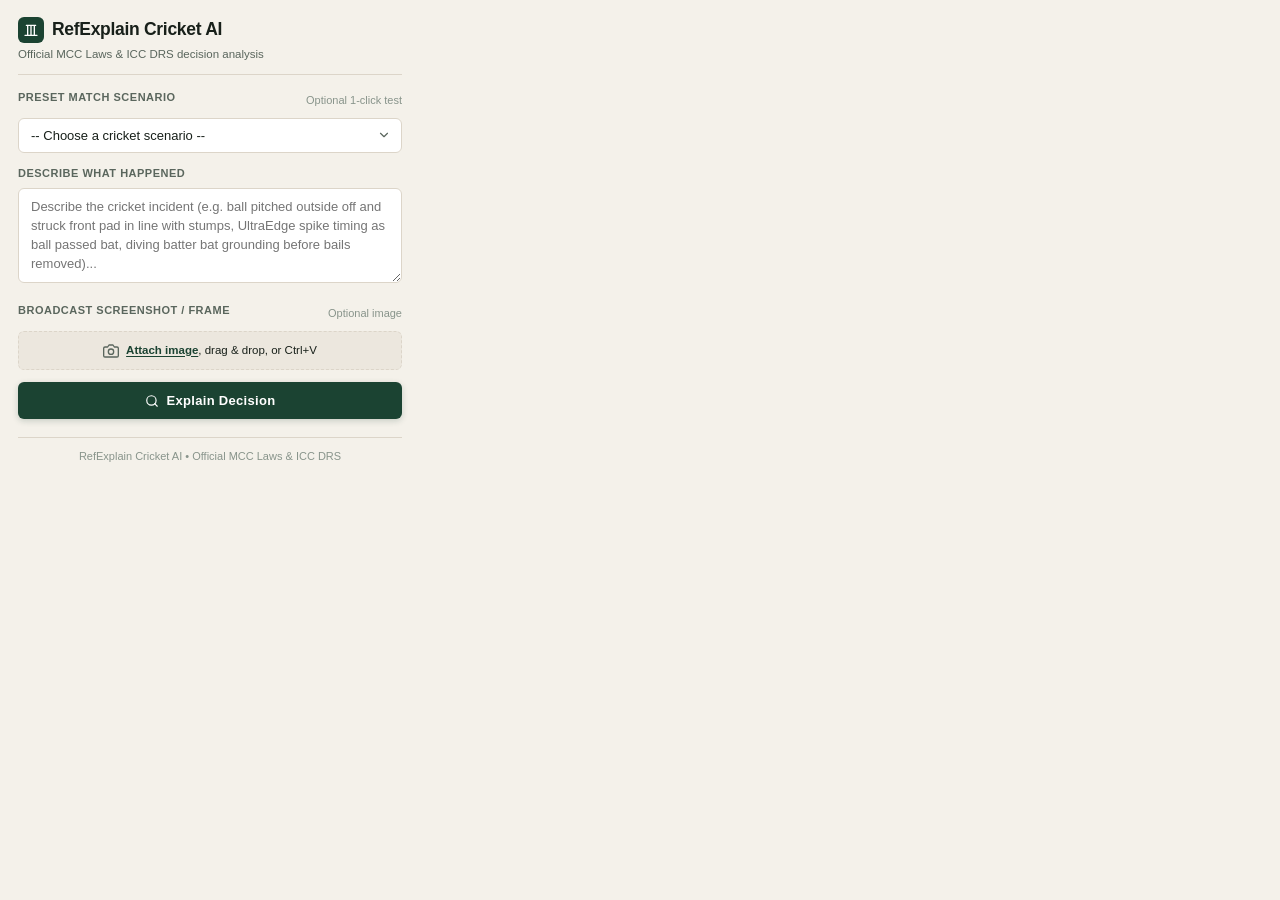
<file: extension/popup.html>
<!DOCTYPE html>
<html lang="en">
<head>
  <meta charset="UTF-8">
  <meta name="viewport" content="width=device-width, initial-scale=1.0">
  <title>RefExplain AI</title>
  <link rel="stylesheet" href="popup.css">
</head>
<body>
  <div class="container">
    <header>
      <div class="header-title">
        <span class="logo-mark icon">
          <!-- Cricket Wicket SVG -->
          <svg viewBox="0 0 24 24">
            <path d="M7 20V5M12 20V5M17 20V5M5 5h14M3 20h18" stroke="currentColor" stroke-width="2" stroke-linecap="round" stroke-linejoin="round" fill="none"/>
          </svg>
        </span>
        <h2>RefExplain Cricket AI</h2>
      </div>
      <p class="tagline">Official MCC Laws & ICC DRS decision analysis</p>
    </header>

    <div class="form-group">
      <div class="label-row">
        <label for="presetSelect">Preset Match Scenario</label>
        <span class="subtext">Optional 1-click test</span>
      </div>
      <select id="presetSelect">
        <!-- Dynamically populated based on selected sport without emojis -->
      </select>
    </div>

    <div class="form-group">
      <label for="descriptionInput">Describe What Happened</label>
      <textarea
        id="descriptionInput"
        placeholder="Describe the incident (e.g. ball contact point, positioning relative to line, referee sightline)..."
        rows="4"
      ></textarea>
    </div>

    <!-- Match Image / Screenshot Evidence (Optional) -->
    <div class="form-group">
      <div class="label-row">
        <label>Broadcast Screenshot / Frame</label>
        <span class="subtext">Optional image</span>
      </div>
      <div id="imageDropzone" class="image-dropzone">
        <input type="file" id="imageInput" accept="image/png,image/jpeg,image/webp" style="display: none;">
        <div id="uploadPrompt" class="upload-prompt">
          <span class="icon icon-stroke upload-icon">
            <svg viewBox="0 0 24 24">
              <path d="M23 19a2 2 0 0 1-2 2H3a2 2 0 0 1-2-2V8a2 2 0 0 1 2-2h4l2-3h6l2 3h4a2 2 0 0 1 2 2z"/>
              <circle cx="12" cy="13" r="4"/>
            </svg>
          </span>
          <span class="upload-text"><strong>Attach image</strong>, drag &amp; drop, or Ctrl+V</span>
        </div>
        <div id="imagePreviewCard" class="image-preview-card" hidden>
          <div class="image-preview-group">
            <img id="imagePreviewImg" class="image-preview-thumb" alt="Thumbnail">
            <div class="image-preview-text">
              <span id="imagePreviewName" class="image-name">screenshot.png</span>
              <span id="imagePreviewSize" class="image-size">0 KB &bull; Attached</span>
            </div>
          </div>
          <button id="imageRemoveBtn" class="image-remove-btn" type="button" title="Remove image">
            <span class="icon icon-stroke" style="width: 11px; height: 11px;">
              <svg viewBox="0 0 24 24"><path d="M18 6 6 18M6 6l12 12"/></svg>
            </span>
          </button>
        </div>
      </div>
    </div>

    <button id="analyzeBtn" class="primary-btn" type="button">
      <span class="btn-icon icon icon-stroke">
        <svg viewBox="0 0 24 24">
          <circle cx="11" cy="11" r="8"/>
          <path d="m21 21-4.35-4.35"/>
        </svg>
      </span>
      <span class="btn-text">Explain Decision</span>
    </button>

    <div id="loading" class="loading-state" hidden>
      <div class="spinner"></div>
      <p id="loadingText">Consulting official rules & match evidence...</p>
    </div>

    <div id="result" class="result-container" hidden>
      <div class="result-header">
        <div class="result-title-group">
          <div style="display: flex; align-items: center; gap: 6px;">
            <span id="sportBadge" class="sport-pill">CRICKET</span>
            <span id="imageBadge" class="image-pill" hidden>
              <span class="icon icon-stroke" style="width: 10px; height: 10px;">
                <svg viewBox="0 0 24 24">
                  <path d="M23 19a2 2 0 0 1-2 2H3a2 2 0 0 1-2-2V8a2 2 0 0 1 2-2h4l2-3h6l2 3h4a2 2 0 0 1 2 2z"/>
                  <circle cx="12" cy="13" r="4"/>
                </svg>
              </span>
              <span>Image Analyzed</span>
            </span>
          </div>
          <h3>Decision Analysis</h3>
        </div>
        <span id="assessmentBadge" class="badge">Inconclusive</span>
      </div>

      <!-- Direct Decision Hero Banner -->
      <div id="extHeroCard" style="background: var(--bg-subtle, #f4f1ea); border: 1.5px solid var(--border, #dcd5c9); border-radius: 6px; padding: 10px 12px; margin-bottom: 10px;">
        <div style="display: flex; justify-content: space-between; align-items: center; margin-bottom: 4px;">
          <span style="font-size: 10px; font-weight: 800; color: #6e8275; letter-spacing: 0.5px; text-transform: uppercase;">DIRECT DECISION</span>
          <span id="extHeroBadge" style="font-size: 12px; font-weight: 800; padding: 3px 8px; border-radius: 4px; border: 1px solid #1b4332; background: #e8f5e9; color: #1b4332;">NOT OUT</span>
        </div>
        <p id="extHeroSummary" style="font-size: 12px; line-height: 1.4; color: var(--text-main, #1c2720); margin: 0; font-weight: 500;"></p>
      </div>

      <div class="section-card">
        <h4>1. WHAT HAPPENED</h4>
        <p id="secWhatHappened"></p>
      </div>

      <div class="section-card">
        <h4>2. APPLICABLE RULE</h4>
        <p id="secApplicableRule"></p>
      </div>

      <div class="section-card">
        <h4 id="secHeadingDecisionMaker">3. WHY OFFICIAL MADE THIS DECISION</h4>
        <p id="secRefereeReasoning"></p>
      </div>

      <div class="section-card">
        <h4>4. WHAT EVIDENCE SHOULD BE CHECKED</h4>
        <p id="secEvidenceToCheck"></p>
      </div>

      <div class="section-card assessment-box">
        <h4>5. AI ASSESSMENT & RATIONALE</h4>
        <p id="secAssessment"></p>
      </div>

      <div id="rawFallback" hidden>
        <div id="explanationText" class="raw-text"></div>
      </div>
    </div>

    <div id="errorState" class="error-container" hidden>
      <span class="error-icon icon icon-stroke">
        <svg viewBox="0 0 24 24">
          <path d="M10.29 3.86 1.82 18a2 2 0 0 0 1.71 3h16.94a2 2 0 0 0 1.71-3L13.71 3.86a2 2 0 0 0-3.42 0zM12 9v4M12 17h.01"/>
        </svg>
      </span>
      <p id="errorMessage" class="error-message"></p>
    </div>

    <footer>
      <span>RefExplain Cricket AI &bull; Official MCC Laws & ICC DRS</span>
    </footer>
  </div>

  <script src="popup.js"></script>
</body>
</html>
</file>
<file: extension/popup.css>
* {
  box-sizing: border-box;
  margin: 0;
  padding: 0;
}

[hidden] {
  display: none !important;
}

body {
  width: 420px;
  max-height: 600px;
  overflow-y: auto;
  margin: 0;
  background: #f4f1ea;
  color: #18201a;
  font-family: -apple-system, BlinkMacSystemFont, "Segoe UI", Roboto, "Helvetica Neue", Arial, sans-serif;
  font-size: 13px;
  line-height: 1.55;
  -webkit-font-smoothing: antialiased;
}

/* Custom scrollbar */
body::-webkit-scrollbar {
  width: 6px;
}
body::-webkit-scrollbar-track {
  background: #f4f1ea;
}
body::-webkit-scrollbar-thumb {
  background: #dcd5c9;
  border-radius: 4px;
}

.container {
  padding: 16px 18px;
}

/* SVG Icon Helpers */
.icon {
  display: inline-flex;
  align-items: center;
  justify-content: center;
  flex-shrink: 0;
}

.icon svg {
  width: 100%;
  height: 100%;
  fill: currentColor;
}

.icon-stroke svg {
  fill: none;
  stroke: currentColor;
  stroke-width: 2;
  stroke-linecap: round;
  stroke-linejoin: round;
}

/* Header */
header {
  margin-bottom: 14px;
  padding-bottom: 10px;
  border-bottom: 1px solid #dcd5c9;
}

.header-title {
  display: flex;
  align-items: center;
  gap: 8px;
}

.logo-mark {
  width: 26px;
  height: 26px;
  background: #1b4332;
  color: #ffffff;
  border-radius: 6px;
  padding: 4px;
}

.logo-mark svg {
  width: 16px;
  height: 16px;
}

header h2 {
  font-size: 17.5px;
  font-weight: 700;
  color: #18201a;
  letter-spacing: -0.3px;
}

.tagline {
  color: #5a665d;
  font-size: 11.5px;
  margin-top: 3px;
}

/* Sport Switcher Tabs */
.sport-switcher-container {
  margin-bottom: 14px;
}

.sport-label {
  display: block;
  margin-bottom: 6px;
  font-size: 11px;
  font-weight: 700;
  color: #5a665d;
  text-transform: uppercase;
  letter-spacing: 0.5px;
}

.sport-tabs {
  display: flex;
  gap: 6px;
  background: #ece7de;
  padding: 3px;
  border-radius: 7px;
  border: 1px solid #dcd5c9;
}

.sport-tab {
  flex: 1;
  padding: 8px 12px;
  background: transparent;
  color: #5a665d;
  border: 1px solid transparent;
  border-radius: 5px;
  font-size: 12.5px;
  font-weight: 600;
  font-family: inherit;
  cursor: pointer;
  display: flex;
  align-items: center;
  justify-content: center;
  gap: 6px;
  transition: all 0.15s ease;
}

.sport-tab .tab-icon {
  width: 14px;
  height: 14px;
}

.sport-tab:hover:not(.active) {
  color: #18201a;
  background: rgba(255, 255, 255, 0.5);
}

.sport-tab.active[data-sport="football"] {
  background: #ffffff;
  color: #1b4332;
  border-color: #dcd5c9;
  box-shadow: 0 1px 3px rgba(0, 0, 0, 0.06);
}

.sport-tab.active[data-sport="cricket"] {
  background: #ffffff;
  color: #8a6421;
  border-color: #dcd5c9;
  box-shadow: 0 1px 3px rgba(0, 0, 0, 0.06);
}

.form-group {
  margin-bottom: 12px;
}

.label-row {
  display: flex;
  justify-content: space-between;
  align-items: center;
  margin-bottom: 6px;
}

label {
  display: block;
  margin-bottom: 6px;
  font-size: 11px;
  font-weight: 700;
  color: #5a665d;
  text-transform: uppercase;
  letter-spacing: 0.5px;
}

.subtext {
  font-size: 11px;
  color: #88948b;
  font-weight: normal;
}

select, textarea {
  width: 100%;
  padding: 9px 12px;
  background: #ffffff;
  color: #18201a;
  border: 1px solid #dcd5c9;
  border-radius: 6px;
  font-size: 13px;
  font-family: inherit;
  transition: border-color 0.15s, box-shadow 0.15s;
  outline: none;
}

select {
  appearance: none;
  -webkit-appearance: none;
  background-image: url("data:image/svg+xml,%3Csvg xmlns='http://www.w3.org/2000/svg' width='14' height='14' viewBox='0 0 24 24' fill='none' stroke='%235a665d' stroke-width='2' stroke-linecap='round' stroke-linejoin='round'%3E%3Cpath d='m6 9 6 6 6-6'/%3E%3C/svg%3E");
  background-repeat: no-repeat;
  background-position: right 10px center;
  padding-right: 30px;
  cursor: pointer;
}

select:focus, textarea:focus {
  border-color: #1b4332;
  box-shadow: 0 0 0 2px rgba(27, 67, 50, 0.15);
}

textarea {
  resize: vertical;
  min-height: 72px;
  line-height: 1.45;
}

/* Image dropzone & preview */
.image-dropzone {
  border: 1.5px dashed #dcd5c9;
  border-radius: 6px;
  background: #ece7de;
  padding: 10px 12px;
  text-align: center;
  cursor: pointer;
  transition: border-color 0.15s, background-color 0.15s;
  display: flex;
  flex-direction: column;
  align-items: center;
  justify-content: center;
}

.image-dropzone:hover,
.image-dropzone.dragover {
  border-color: #1b4332;
  background: #ffffff;
}

.upload-prompt {
  display: flex;
  align-items: center;
  justify-content: center;
  gap: 7px;
}

.upload-icon {
  width: 16px;
  height: 16px;
  color: #5a665d;
}

.upload-text {
  font-size: 11.5px;
  color: #18201a;
  font-weight: 500;
}

.upload-text strong {
  color: #1b4332;
  text-decoration: underline;
  text-underline-offset: 2px;
}

.image-preview-card {
  display: flex;
  align-items: center;
  justify-content: space-between;
  width: 100%;
  gap: 8px;
}

.image-preview-group {
  display: flex;
  align-items: center;
  gap: 8px;
  overflow: hidden;
}

.image-preview-thumb {
  width: 36px;
  height: 36px;
  border-radius: 4px;
  object-fit: cover;
  border: 1px solid #dcd5c9;
  background: #ffffff;
  flex-shrink: 0;
}

.image-preview-text {
  display: flex;
  flex-direction: column;
  text-align: left;
  overflow: hidden;
}

.image-name {
  font-size: 11.5px;
  font-weight: 600;
  color: #18201a;
  white-space: nowrap;
  overflow: hidden;
  text-overflow: ellipsis;
  max-width: 190px;
}

.image-size {
  font-size: 10px;
  color: #5a665d;
}

.image-remove-btn {
  background: transparent;
  border: 1px solid #dcd5c9;
  color: #5a665d;
  border-radius: 4px;
  padding: 4px 6px;
  cursor: pointer;
  display: flex;
  align-items: center;
  justify-content: center;
  flex-shrink: 0;
}

.image-remove-btn:hover {
  background: #fce8e6;
  color: #8c1d18;
  border-color: #f5b8b5;
}

.image-pill {
  display: inline-flex;
  align-items: center;
  gap: 4px;
  font-size: 9.5px;
  font-weight: 700;
  padding: 2px 6px;
  border-radius: 3px;
  background: #d8f3dc;
  color: #1b4332;
  border: 1px solid #95d5b2;
  text-transform: uppercase;
  letter-spacing: 0.4px;
}

.primary-btn {
  width: 100%;
  margin-top: 6px;
  padding: 11px 16px;
  border: none;
  border-radius: 6px;
  background: #1b4332;
  color: white;
  font-size: 13px;
  font-weight: 700;
  font-family: inherit;
  letter-spacing: 0.3px;
  cursor: pointer;
  display: flex;
  align-items: center;
  justify-content: center;
  gap: 8px;
  box-shadow: 0 2px 6px rgba(27, 67, 50, 0.2);
  transition: background 0.15s, transform 0.1s;
}

.primary-btn .btn-icon {
  width: 14px;
  height: 14px;
}

.primary-btn:hover:not(:disabled) {
  background: #143628;
  transform: translateY(-1px);
}

.primary-btn:active:not(:disabled) {
  transform: translateY(0);
}

.primary-btn:disabled {
  opacity: 0.6;
  cursor: not-allowed;
  transform: none;
}

/* Loading state */
.loading-state {
  margin: 18px 0;
  padding: 16px;
  background: #ffffff;
  border-radius: 8px;
  display: flex;
  flex-direction: column;
  align-items: center;
  text-align: center;
  gap: 10px;
  color: #1b4332;
  border: 1px solid #95d5b2;
}

.spinner {
  width: 26px;
  height: 26px;
  border: 3px solid #d8f3dc;
  border-top-color: #1b4332;
  border-radius: 50%;
  animation: spin 0.8s linear infinite;
}

@keyframes spin {
  to { transform: rotate(360deg); }
}

/* Result styles */
.result-container {
  margin-top: 16px;
  padding-top: 14px;
  border-top: 1px solid #dcd5c9;
  display: flex;
  flex-direction: column;
  gap: 10px;
}

.result-header {
  display: flex;
  justify-content: space-between;
  align-items: center;
  margin-bottom: 2px;
}

.result-title-group {
  display: flex;
  flex-direction: column;
  gap: 2px;
}

.result-title-group h3 {
  font-size: 14px;
  font-weight: 700;
  color: #18201a;
}

.sport-pill {
  font-size: 10px;
  font-weight: 700;
  letter-spacing: 0.5px;
  color: #2d6a4f;
  text-transform: uppercase;
}

.badge {
  font-size: 11px;
  font-weight: 800;
  padding: 4px 10px;
  border-radius: 4px;
  text-transform: uppercase;
  letter-spacing: 0.5px;
}

.badge.correct {
  background: #d8f3dc;
  color: #1b4332;
  border: 1px solid #95d5b2;
}

.badge.incorrect {
  background: #fce8e6;
  color: #8c1d18;
  border: 1px solid #f5b8b5;
}

.badge.inconclusive {
  background: #fef3c7;
  color: #78350f;
  border: 1px solid #fde68a;
}

.section-card {
  background: #ffffff;
  border-radius: 6px;
  padding: 11px 13px;
  border: 1px solid #dcd5c9;
  border-left: 3px solid #1b4332;
}

.section-card h4 {
  font-size: 10.5px;
  font-weight: 700;
  color: #5a665d;
  letter-spacing: 0.6px;
  margin-bottom: 5px;
  text-transform: uppercase;
}

.section-card p {
  color: #18201a;
  font-size: 12.5px;
  line-height: 1.5;
  white-space: pre-wrap;
}

.assessment-box {
  border-left-color: #b89230;
  background: #fdfbf5;
}

.raw-text {
  background: #ffffff;
  padding: 12px;
  border-radius: 6px;
  border: 1px solid #dcd5c9;
  font-size: 12.5px;
  line-height: 1.6;
  white-space: pre-wrap;
  color: #18201a;
}

.error-container {
  margin-top: 14px;
  padding: 12px;
  background: #fce8e6;
  border: 1px solid #f5b8b5;
  border-radius: 6px;
  display: flex;
  align-items: center;
  gap: 10px;
  color: #8c1d18;
  font-size: 12px;
}

.error-icon {
  width: 16px;
  height: 16px;
  flex-shrink: 0;
}

footer {
  margin-top: 18px;
  padding-top: 10px;
  border-top: 1px solid #dcd5c9;
  text-align: center;
  color: #88948b;
  font-size: 11px;
}
</file>
